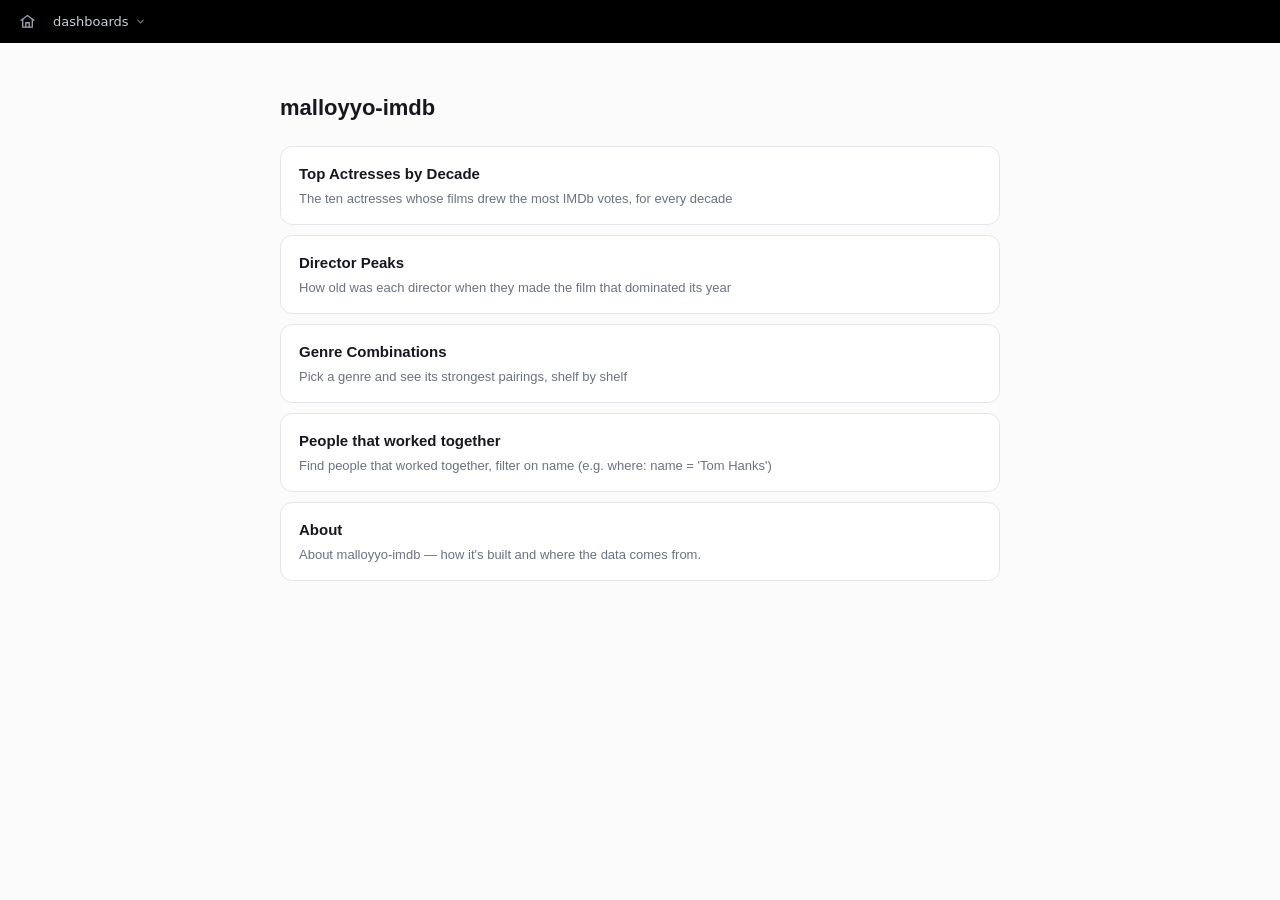
<file: docs/index.html>
<!doctype html>
<html lang="en">
<head>
<meta charset="utf-8">
<meta name="viewport" content="width=device-width, initial-scale=1">
<title>malloyyo-imdb</title>
<link rel="stylesheet" href="./assets/site.css">

</head>
<body>
<nav class="dash-nav"><a class="brand" href="./" title="Home" aria-label="Home"><svg viewBox="0 0 24 24" width="17" height="17" fill="none" stroke="currentColor" stroke-width="1.9" stroke-linecap="round" stroke-linejoin="round" aria-hidden="true" focusable="false"><path d="M3 10.2 12 3.5l9 6.7"/><path d="M5.2 8.9V20h13.6V8.9"/><path d="M9.6 20v-6.2h4.8V20"/></svg></a><div class="dash-pick" data-open="0"><button type="button" aria-haspopup="menu" aria-expanded="false" title="All datasets and dashboards"><span class="lbl">dashboards</span><svg class="chev" width="11" height="11" viewBox="0 0 24 24" fill="none" stroke="currentColor" stroke-width="2.5" stroke-linecap="round" stroke-linejoin="round" aria-hidden="true"><path d="M6 9l6 6 6-6"/></svg></button><div class="panel" role="menu"><div class="list"><div class="grp" data-open="1"><div class="kids"><a class="leaf" href="./imdb.index.html" data-find="imdb imdb imdb/index about">About</a><a class="leaf" href="./imdb.actresses_by_decade.html" title="The ten actresses whose films drew the most IMDb votes, for every decade" data-find="imdb imdb imdb/actresses_by_decade top actresses by decade">Top Actresses by Decade</a><a class="leaf" href="./imdb.director_peaks.html" title="How old was each director when they made the film that dominated its year" data-find="imdb imdb imdb/director_peaks director peaks">Director Peaks</a><a class="leaf" href="./imdb.genre_pairs.html" title="Pick a genre and see its strongest pairings, shelf by shelf" data-find="imdb imdb imdb/genre_pairs genre combinations">Genre Combinations</a><a class="leaf" href="./imdb.works_together.html" title="Find people that worked together, filter on name (e.g. where: name = 'Tom Hanks')" data-find="imdb imdb imdb/works_together people that worked together">People that worked together</a><a class="leaf" href="./imdb.about.html" title="About malloyyo-imdb — how it's built and where the data comes from." data-find="imdb imdb imdb/about about">About</a></div></div></div></div></div></nav>
<main class="index"><h1>malloyyo-imdb</h1><ul><li><a href="./imdb.actresses_by_decade.html"><strong>Top Actresses by Decade</strong><span>The ten actresses whose films drew the most IMDb votes, for every decade</span></a></li><li><a href="./imdb.director_peaks.html"><strong>Director Peaks</strong><span>How old was each director when they made the film that dominated its year</span></a></li><li><a href="./imdb.genre_pairs.html"><strong>Genre Combinations</strong><span>Pick a genre and see its strongest pairings, shelf by shelf</span></a></li><li><a href="./imdb.works_together.html"><strong>People that worked together</strong><span>Find people that worked together, filter on name (e.g. where: name = 'Tom Hanks')</span></a></li><li><a href="./imdb.about.html"><strong>About</strong><span>About malloyyo-imdb — how it's built and where the data comes from.</span></a></li></ul></main>
<script>
(function(){
  var p=document.querySelector('.dash-pick'); if(!p) return;
  var btn=p.querySelector(':scope>button'), inp=p.querySelector('.filter input');
  var grps=[].slice.call(p.querySelectorAll('.grp'));
  var none=p.querySelector('.empty');
  // How the page rendered: which branch holds the dashboard you are on. A
  // cleared search restores this rather than whatever the search expanded.
  var init=grps.map(function(g){return g.dataset.open==='1';});
  function setOpen(g,on){
    g.dataset.open=on?'1':'0';
    var b=g.querySelector('.branch'); if(b) b.setAttribute('aria-expanded',on?'true':'false');
  }
  function openState(on){
    p.dataset.open=on?'1':'0';
    btn.setAttribute('aria-expanded',on?'true':'false');
    if(!on&&inp){inp.value='';apply('');}
    if(on&&inp){inp.focus();}
  }
  function apply(q){
    q=q.trim().toLowerCase();
    var hits=0;
    grps.forEach(function(g,i){
      var ds=g.dataset.ds||'', dsHit=!!q&&ds.indexOf(q)>=0;
      var any=false;
      [].slice.call(g.querySelectorAll('.leaf')).forEach(function(a){
        var hit=!q||dsHit||(a.dataset.find||'').indexOf(q)>=0;
        a.style.display=hit?'':'none'; if(hit){any=true;hits++;}
      });
      g.style.display=any?'':'none';
      // While searching, everything that survived is open; with the box empty,
      // back to how the page rendered.
      setOpen(g,q?any:init[i]);
    });
    if(none) none.hidden=!q||hits>0;
  }
  btn.addEventListener('click',function(e){e.stopPropagation();openState(p.dataset.open!=='1');});
  grps.forEach(function(g){
    var b=g.querySelector('.branch'); if(!b) return;
    b.addEventListener('click',function(e){
      e.stopPropagation();
      setOpen(g,g.dataset.open!=='1');
    });
  });
  if(inp){inp.addEventListener('input',function(){apply(inp.value);});
          inp.addEventListener('click',function(e){e.stopPropagation();});}
  // Chrome inside the panel is not a dismissal — padding and the filter row's
  // margin used to bubble to the document handler and close the menu.
  var panel=p.querySelector('.panel');
  if(panel) panel.addEventListener('click',function(e){e.stopPropagation();});
  document.addEventListener('click',function(){ if(p.dataset.open==='1') openState(false); });
  document.addEventListener('keydown',function(e){ if(e.key==='Escape') openState(false); });
})();
</script>
</body>
</html>
</file>
<file: docs/assets/site.css>
:root{--bg:#fbfbfc;--fg:#16181d;--muted:#6b7280;--card:#fff;--line:#e4e6eb;--accent:#2a78d6}
@media(prefers-color-scheme:dark){:root{--bg:#14161a;--fg:#e8eaed;--muted:#9aa1ac;--card:#1c1f25;--line:#2c3038;--accent:#4f9bff}}
*{box-sizing:border-box}
body{margin:0;background:var(--bg);color:var(--fg);font:15px/1.5 -apple-system,BlinkMacSystemFont,"Segoe UI",Roboto,sans-serif}
.index{max-width:760px;margin:0 auto;padding:48px 20px}
.index h1{font-size:22px;font-weight:650;margin:0 0 22px}
.index ul{list-style:none;padding:0;margin:0;display:grid;gap:10px}
.index li a em{display:block;font-style:normal;font-size:12px;color:var(--muted);margin-bottom:2px}
.index a{display:flex;flex-direction:column;gap:3px;padding:16px 18px;border:1px solid var(--line);border-radius:12px;background:var(--card);text-decoration:none;color:inherit}
.index a:hover{border-color:var(--accent)}
.index span{font-size:13px;color:var(--muted)}

.dash-nav{display:flex;gap:4px;align-items:center;padding:8px 14px;background:#000;font:13px system-ui,-apple-system,sans-serif;flex-wrap:wrap}
/* The home icon keeps its own square hit area. */
.dash-nav a.brand{display:inline-flex;align-items:center;justify-content:center;color:#9aa1ac;padding:5px;border-radius:6px;text-decoration:none}
.dash-nav a.brand:hover{background:#1f232a;color:#fff}
.dash-nav .brand svg{display:block}
/* The switcher: the same control the hosted app uses, in vanilla. A row of
   pills stops working at about five dashboards — a repo with four datasets has
   fifteen — so the list moves into a menu and the bar keeps one button. */
.dash-pick{position:relative;font:13px system-ui,-apple-system,sans-serif}
.dash-pick>button{display:flex;align-items:center;gap:6px;max-width:60vw;padding:4px 8px;border:0;border-radius:6px;
  background:transparent;color:#c9ced6;font:inherit;cursor:pointer}
.dash-pick>button:hover{background:#1f232a;color:#fff}
.dash-pick .ds{font-weight:600;color:#fff}
.dash-pick .slash{color:#5b6270}
.dash-pick .lbl{overflow:hidden;text-overflow:ellipsis;white-space:nowrap}
.dash-pick .chev{flex:none;opacity:.6}
.dash-pick[data-open="1"] .panel{display:block}
.dash-pick .panel{display:none;position:absolute;left:0;top:100%;margin-top:4px;z-index:50;width:340px;max-width:92vw;
  background:#fff;color:#111;border:1px solid #d7dbe0;border-radius:8px;box-shadow:0 10px 30px rgba(0,0,0,.25)}
.dash-pick .filter{padding:6px;border-bottom:1px solid #eceef1}
.dash-pick .filter input{width:100%;box-sizing:border-box;padding:5px 8px;border:0;border-radius:4px;background:#f3f4f6;
  font:12px ui-monospace,SFMono-Regular,Menlo,monospace;color:#111}
.dash-pick .filter input:focus{outline:0}
.dash-pick .list{max-height:60vh;overflow-y:auto;padding:4px}
.dash-pick .branch{display:flex;align-items:center;gap:5px;width:100%;padding:4px 6px;border:0;border-radius:4px;
  background:transparent;font:inherit;font-weight:600;color:#111;cursor:pointer;text-align:left}
.dash-pick .branch:hover{background:#f3f4f6}
.dash-pick .branch .tw{flex:none;transition:transform .12s}
.dash-pick .branch[aria-expanded="true"] .tw{transform:rotate(90deg)}
.dash-pick .leaf{display:block;padding:4px 8px;border-radius:4px;text-decoration:none;color:#374151;
  overflow:hidden;text-overflow:ellipsis;white-space:nowrap}
.dash-pick .leaf:hover{background:#f3f4f6}
.dash-pick .leaf.on{background:#111;color:#fff}
.dash-pick .kids{display:none}
.dash-pick .kids.indent .leaf{margin-left:16px}
.dash-pick .grp[data-open="1"] .kids{display:block}
.dash-pick .empty{padding:6px 8px;color:#9aa1ac}
@media (prefers-color-scheme:dark){
  .dash-pick .panel{background:#0b0d11;color:#e6e8eb;border-color:#262b33}
  .dash-pick .filter{border-bottom-color:#1a1e25}
  .dash-pick .filter input{background:#14181e;color:#e6e8eb}
  .dash-pick .branch{color:#e6e8eb}
  .dash-pick .branch:hover,.dash-pick .leaf:hover{background:#171b22}
  .dash-pick .leaf{color:#c9ced6}
  .dash-pick .leaf.on{background:#fff;color:#000}
}
</file>
